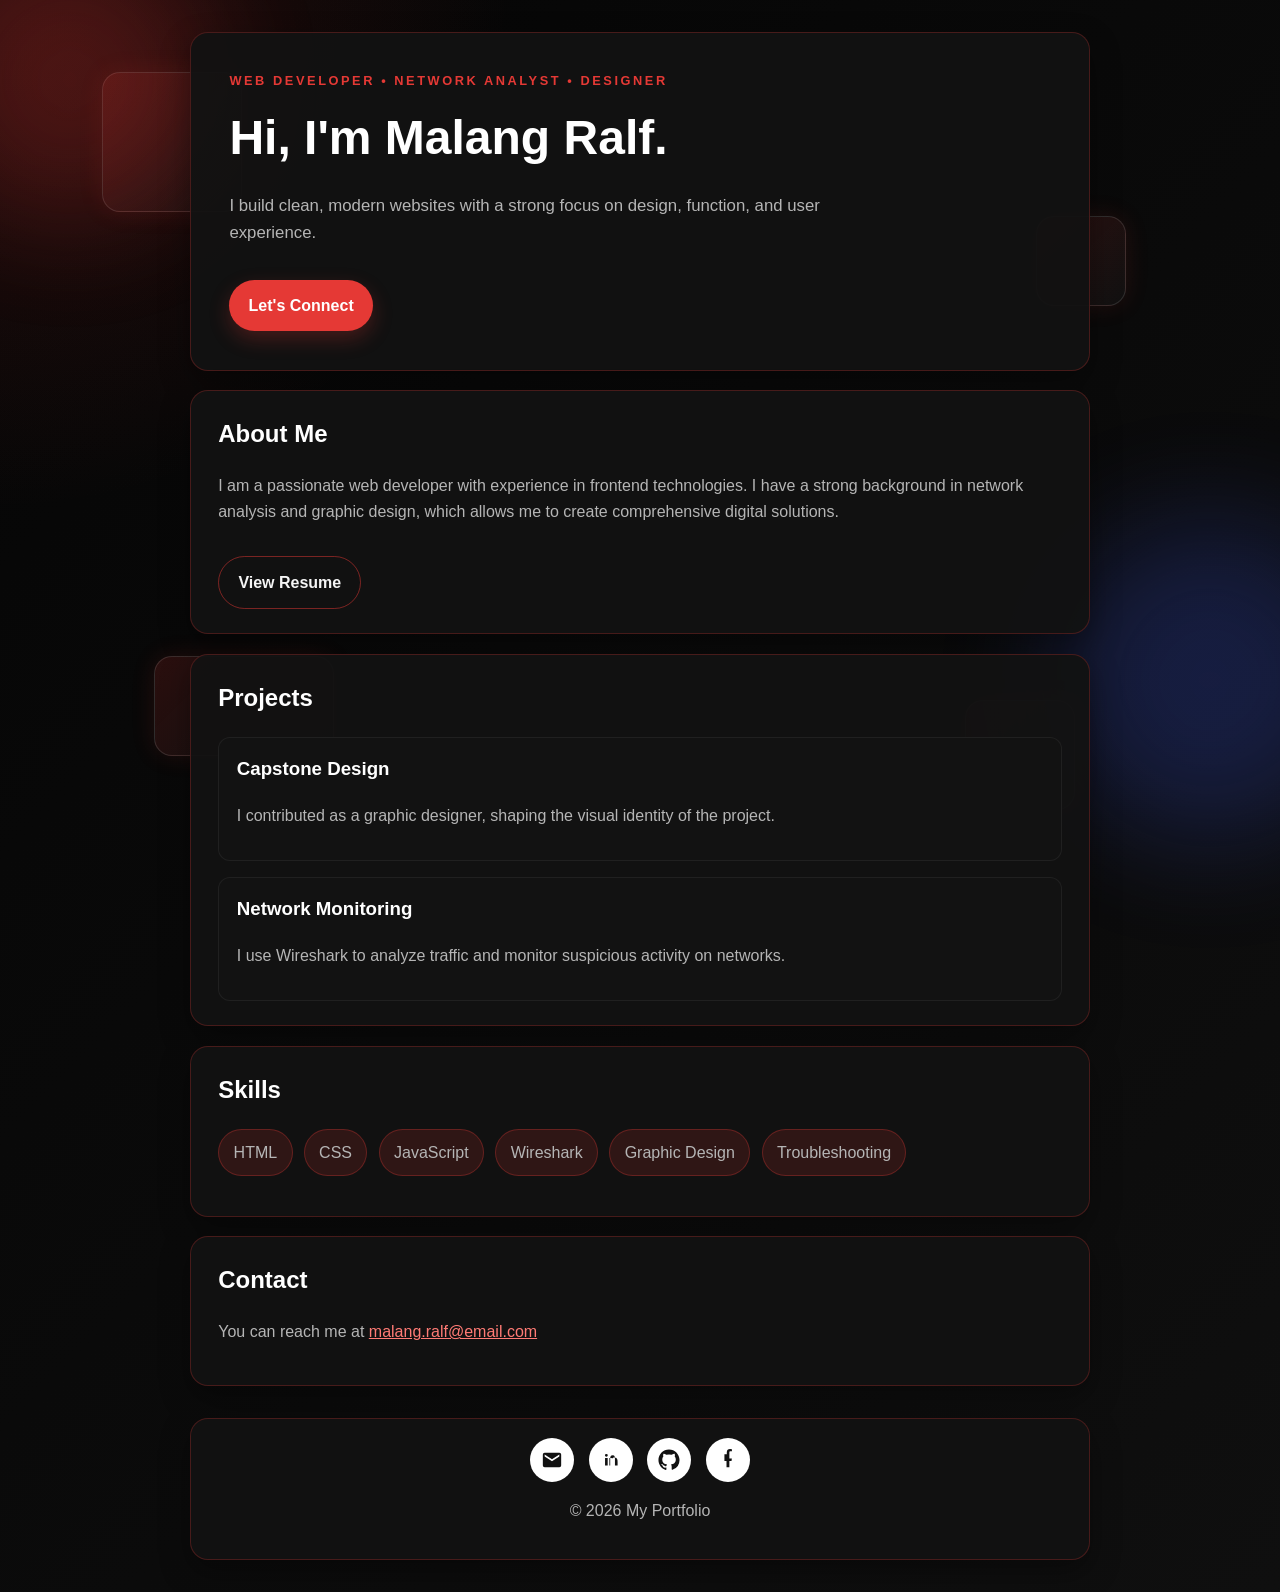
<file: index.html>
<!DOCTYPE html>
<html lang="en">
  <head>
    <meta charset="UTF-8" />
    <meta name="viewport" content="width=device-width, initial-scale=1.0" />
    <title>My Portfolio</title>
    <link rel="stylesheet" href="style.css" />
  </head>
  <body>
    <div class="bg-layer" aria-hidden="true">
      <span class="box box-1"></span>
      <span class="box box-2"></span>
      <span class="box box-3"></span>
      <span class="box box-4"></span>
    </div>

    <main class="portfolio">
      <section class="hero reveal">
        <p class="eyebrow">Web Developer • Network Analyst • Designer</p>
        <h1>Hi, I'm Malang Ralf.</h1>
        <p class="intro">
          I build clean, modern websites with a strong focus on design, function, and user experience.
        </p>
        <a class="button" href="#contact">Let's Connect</a>
      </section>

      <section class="card reveal">
        <h2>About Me</h2>
        <p>I am a passionate web developer with experience in frontend technologies. I have a strong background in network analysis and graphic design, which allows me to create comprehensive digital solutions.</p>
        <a class="button secondary" href="resume.html" target="_blank" rel="noopener noreferrer">View Resume</a>
      </section>

      <section class="card reveal">
        <h2>Projects</h2>
        <div class="project-list">
          <article class="reveal">
            <h3>Capstone Design</h3>
            <p>I contributed as a graphic designer, shaping the visual identity of the project.</p>
          </article>
          <article class="reveal">
            <h3>Network Monitoring</h3>
            <p>I use Wireshark to analyze traffic and monitor suspicious activity on networks.</p>
          </article>
        </div>
      </section>

      <section class="card reveal">
        <h2>Skills</h2>
        <ul class="skills">
          <li>HTML</li>
          <li>CSS</li>
          <li>JavaScript</li>
          <li>Wireshark</li>
          <li>Graphic Design</li>
          <li>Troubleshooting</li>
        </ul>
      </section>

      <section class="card reveal" id="contact">
        <h2>Contact</h2>
        <p>You can reach me at <a href="mailto:malang.ralf@email.com">malang.ralf@email.com</a></p>
      </section>
    </main>

    <footer class="reveal">
      <div class="social-links">
        <a href="mailto:malang.ralf@email.com" aria-label="Gmail">
          <svg viewBox="0 0 24 24" aria-hidden="true">
            <path d="M20 4H4a2 2 0 0 0-2 2v12a2 2 0 0 0 2 2h16a2 2 0 0 0 2-2V6a2 2 0 0 0-2-2Zm0 4.2-8 5.2-8-5.2V6l8 5.2L20 6Z"/>
          </svg>
        </a>
        <a href="https://www.linkedin.com/in/malang-ralf/" target="_blank" rel="noopener noreferrer" aria-label="LinkedIn">
          <svg viewBox="0 0 24 24" aria-hidden="true">
            <path d="M6.94 8.5A1.56 1.56 0 1 0 6.94 5.38a1.56 1.56 0 0 0 0 3.12ZM5.5 9.75h2.88V18H5.5Zm4.73 0h2.76v1.12h.04c.38-.72 1.32-1.48 2.72-1.48 2.91 0 3.44 1.91 3.44 4.4V18h-2.88v-7.2c0-1.72-.03-3.93-2.4-3.93-2.4 0-2.77 1.87-2.77 3.8V18H10.23Z"/>
          </svg>
        </a>
        <a href="https://github.com/malangralf-bot" target="_blank" rel="noopener noreferrer" aria-label="GitHub">
          <svg viewBox="0 0 24 24" aria-hidden="true">
            <path d="M12 .5C5.65.5.5 5.65.5 12c0 5.09 3.29 9.4 7.86 10.92.58.11.79-.25.79-.56v-2.18c-3.2.7-3.88-1.38-3.88-1.38-.53-1.35-1.29-1.71-1.29-1.71-1.05-.72.08-.71.08-.71 1.16.08 1.77 1.2 1.77 1.2 1.03 1.76 2.7 1.25 3.35.96.11-.75.4-1.25.73-1.54-2.56-.29-5.25-1.28-5.25-5.7 0-1.26.45-2.29 1.19-3.1-.12-.29-.52-1.46.11-3.04 0 0 .97-.31 3.18 1.18a11.1 11.1 0 0 1 5.8 0c2.21-1.49 3.18-1.18 3.18-1.18.63 1.58.23 2.75.11 3.04.74.81 1.19 1.84 1.19 3.1 0 4.43-2.7 5.4-5.27 5.69.41.35.78 1.04.78 2.1v3.11c0 .31.21.68.8.56A11.5 11.5 0 0 0 23.5 12C23.5 5.65 18.35.5 12 .5Z"/>
          </svg>
        </a>
        <a href="https://www.facebook.com/ralf.malang.7/" target="_blank" rel="noopener noreferrer" aria-label="Facebook">
          <svg viewBox="0 0 24 24" aria-hidden="true">
            <path d="M13.5 20v-7h2.35l.35-2.7H13.5V3.9c0-.78.22-1.31 1.34-1.31h1.43V.14a19.5 19.5 0 0 0-2.09-.1c-2.07 0-3.49 1.26-3.49 3.58v2H8.1V13h2.28v7Z"/>
          </svg>
        </a>
      </div>
      <p>&copy; 2026 My Portfolio</p>
    </footer>

    <script src="script.js"></script>
  </body>
</html>
</file>
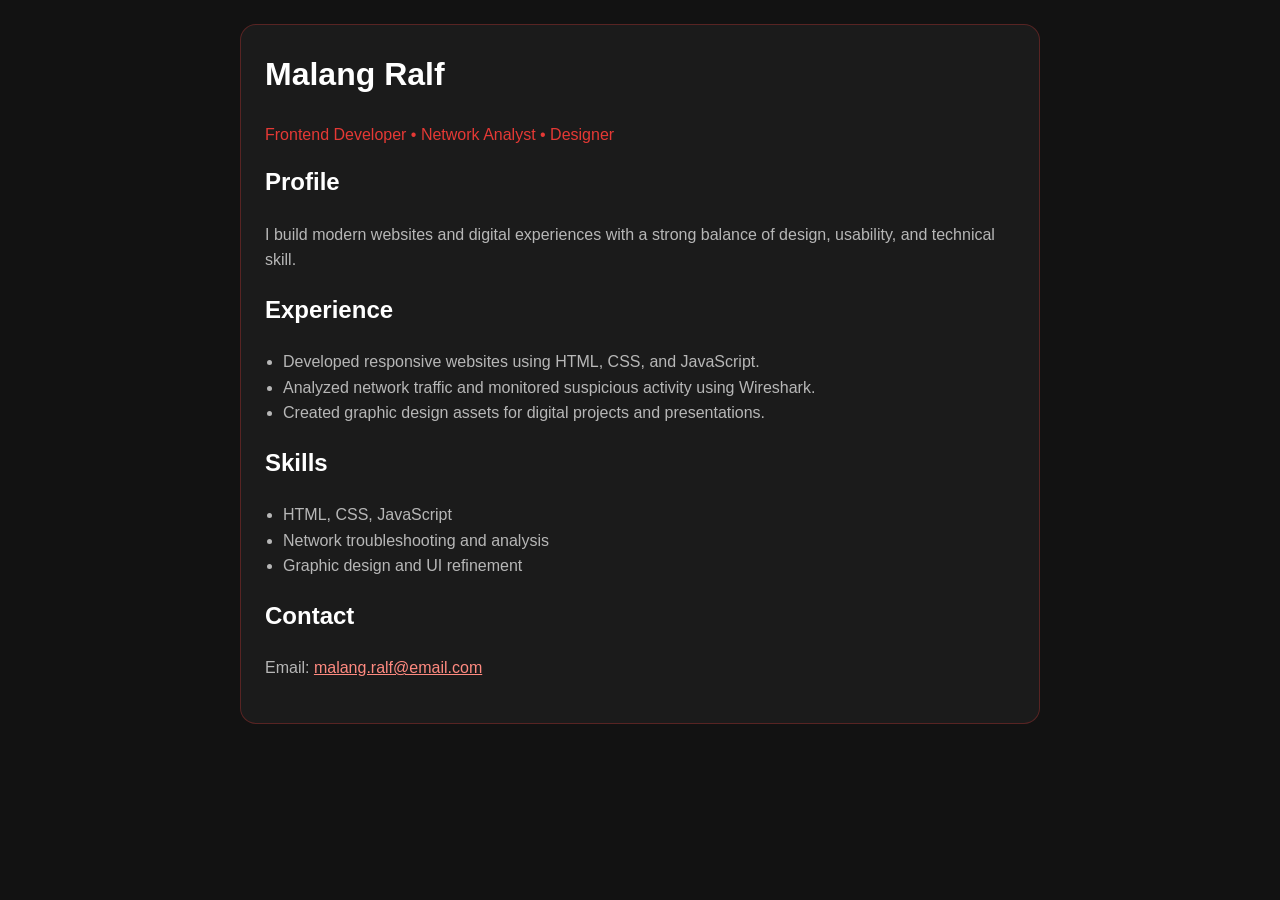
<file: resume.html>
<!DOCTYPE html>
<html lang="en">
  <head>
    <meta charset="UTF-8" />
    <meta name="viewport" content="width=device-width, initial-scale=1.0" />
    <title>Resume</title>
    <style>
      :root {
        color-scheme: dark;
        --bg: #121212;
        --text: #f5f5f5;
        --muted: #b7b7b7;
        --accent: #e53935;
      }

      * { box-sizing: border-box; }
      body {
        margin: 0;
        font-family: Arial, Helvetica, sans-serif;
        background: var(--bg);
        color: var(--text);
        line-height: 1.6;
        padding: 24px;
      }
      .page {
        max-width: 800px;
        margin: 0 auto;
        background: #1b1b1b;
        border: 1px solid rgba(229,57,53,0.3);
        border-radius: 16px;
        padding: 24px;
      }
      h1, h2, h3 { margin-top: 0; color: #fff; }
      .accent { color: var(--accent); }
      .section { margin-bottom: 18px; }
      ul { margin: 0; padding-left: 18px; color: var(--muted); }
      p { color: var(--muted); }
      a { color: #ff8a80; }
    </style>
  </head>
  <body>
    <div class="page">
      <h1>Malang Ralf</h1>
      <p class="accent">Frontend Developer • Network Analyst • Designer</p>

      <div class="section">
        <h2>Profile</h2>
        <p>I build modern websites and digital experiences with a strong balance of design, usability, and technical skill.</p>
      </div>

      <div class="section">
        <h2>Experience</h2>
        <ul>
          <li>Developed responsive websites using HTML, CSS, and JavaScript.</li>
          <li>Analyzed network traffic and monitored suspicious activity using Wireshark.</li>
          <li>Created graphic design assets for digital projects and presentations.</li>
        </ul>
      </div>

      <div class="section">
        <h2>Skills</h2>
        <ul>
          <li>HTML, CSS, JavaScript</li>
          <li>Network troubleshooting and analysis</li>
          <li>Graphic design and UI refinement</li>
        </ul>
      </div>

      <div class="section">
        <h2>Contact</h2>
        <p>Email: <a href="mailto:malang.ralf@email.com">malang.ralf@email.com</a></p>
      </div>
    </div>
  </body>
</html>
</file>
<file: style.css>
:root {
  --bg: #050505;
  --surface: #121212;
  --text: #f5f5f5;
  --muted: #b5b5b5;
  --accent: #e53935;
  --accent-dark: #a61f1a;
}

* {
  box-sizing: border-box;
}

html {
  scroll-behavior: smooth;
}

body {
  margin: 0;
  font-family: Arial, Helvetica, sans-serif;
  line-height: 1.6;
  color: var(--text);
  background:
    radial-gradient(circle at top left, rgba(229, 57, 53, 0.15), transparent 25%),
    linear-gradient(135deg, #050505 0%, #0f0f0f 100%);
  min-height: 100vh;
  overflow-x: hidden;
  position: relative;
}

.bg-layer {
  position: fixed;
  inset: 0;
  overflow: hidden;
  z-index: -2;
  pointer-events: none;
}

.box {
  position: absolute;
  display: block;
  border: 1px solid rgba(255, 255, 255, 0.12);
  border-radius: 18px;
  background: linear-gradient(135deg, rgba(229, 57, 53, 0.16), rgba(255, 255, 255, 0.03));
  box-shadow: 0 0 25px rgba(229, 57, 53, 0.12);
  animation: floatBox 14s ease-in-out infinite;
}

.box-1 {
  width: 140px;
  height: 140px;
  top: 8%;
  left: 8%;
  animation-duration: 16s;
}

.box-2 {
  width: 90px;
  height: 90px;
  top: 24%;
  right: 12%;
  animation-duration: 12s;
  animation-delay: -3s;
}

.box-3 {
  width: 180px;
  height: 100px;
  bottom: 16%;
  left: 12%;
  animation-duration: 18s;
  animation-delay: -6s;
}

.box-4 {
  width: 110px;
  height: 110px;
  bottom: 10%;
  right: 16%;
  animation-duration: 15s;
  animation-delay: -8s;
}

body::before,
body::after {
  content: "";
  position: fixed;
  border-radius: 50%;
  filter: blur(60px);
  opacity: 0.22;
  z-index: -1;
  animation: drift 10s ease-in-out infinite alternate;
}

body::before {
  width: 280px;
  height: 280px;
  top: -60px;
  left: -70px;
  background: var(--accent);
}

body::after {
  width: 320px;
  height: 320px;
  right: -90px;
  bottom: 60px;
  background: #3f5efb;
  animation-duration: 12s;
}

.portfolio {
  width: min(900px, calc(100% - 2rem));
  margin: 2rem auto;
  display: grid;
  gap: 1.2rem;
}

.hero,
.card,
footer {
  background: rgba(18, 18, 18, 0.95);
  border: 1px solid rgba(229, 57, 53, 0.25);
  border-radius: 18px;
  box-shadow: 0 12px 30px rgba(0, 0, 0, 0.35);
}

.hero {
  padding: 2.4rem;
  position: relative;
  overflow: hidden;
}

.hero::before {
  content: "";
  position: absolute;
  inset: 0;
  background: linear-gradient(120deg, transparent, rgba(255, 255, 255, 0.12), transparent);
  transform: translateX(-120%);
  animation: shimmer 4.5s ease-in-out infinite;
  pointer-events: none;
}

.reveal {
  opacity: 0;
  transform: translateY(30px);
  transition: opacity 0.8s ease, transform 0.8s ease;
}

.reveal.visible {
  opacity: 1;
  transform: translateY(0);
}

.eyebrow {
  margin: 0 0 0.5rem;
  color: var(--accent);
  text-transform: uppercase;
  letter-spacing: 0.2em;
  font-size: 0.8rem;
  font-weight: 700;
}

h1,
h2,
h3 {
  margin-top: 0;
  color: #fff;
}

h1 {
  font-size: clamp(2rem, 4vw, 3rem);
  margin-bottom: 0.4rem;
}

.intro {
  max-width: 620px;
  color: var(--muted);
  font-size: 1.05rem;
}

.button {
  display: inline-block;
  margin-top: 1rem;
  padding: 0.8rem 1.2rem;
  background: var(--accent);
  color: white;
  text-decoration: none;
  border-radius: 999px;
  font-weight: 600;
  transition: background 0.2s ease, transform 0.2s ease, box-shadow 0.2s ease;
  box-shadow: 0 8px 20px rgba(229, 57, 53, 0.25);
}

.button:hover {
  background: var(--accent-dark);
  transform: translateY(-3px) scale(1.02);
  box-shadow: 0 12px 24px rgba(229, 57, 53, 0.35);
}

.button.secondary {
  background: transparent;
  border: 1px solid rgba(229, 57, 53, 0.5);
  color: var(--text);
  box-shadow: none;
}

.button.secondary:hover {
  background: rgba(229, 57, 53, 0.14);
  box-shadow: none;
}

.card {
  padding: 1.5rem 1.7rem;
}

.card p,
.card li {
  color: var(--muted);
}

.project-list {
  display: grid;
  gap: 1rem;
}

.project-list article {
  background: var(--surface);
  padding: 1rem 1.1rem;
  border-radius: 12px;
  border: 1px solid rgba(255, 255, 255, 0.06);
  transition: transform 0.25s ease, border-color 0.25s ease, box-shadow 0.25s ease;
}

.project-list article:hover {
  transform: translateY(-6px);
  border-color: rgba(229, 57, 53, 0.5);
  box-shadow: 0 10px 24px rgba(0, 0, 0, 0.22);
}

.skills {
  display: flex;
  flex-wrap: wrap;
  gap: 0.7rem;
  padding: 0;
  list-style: none;
}

.skills li {
  padding: 0.6rem 0.9rem;
  background: rgba(229, 57, 53, 0.14);
  border: 1px solid rgba(229, 57, 53, 0.3);
  border-radius: 999px;
  animation: pulse 2.8s ease-in-out infinite;
}

.card a {
  color: #ff7b75;
}

footer {
  width: min(900px, calc(100% - 2rem));
  margin: 0 auto 2rem;
  padding: 1.2rem 1.4rem;
  text-align: center;
  color: var(--muted);
}

.social-links {
  display: flex;
  justify-content: center;
  gap: 0.9rem;
  flex-wrap: wrap;
  margin-bottom: 0.8rem;
}

.social-links a {
  display: inline-flex;
  align-items: center;
  justify-content: center;
  width: 44px;
  height: 44px;
  border-radius: 50%;
  background: #fff;
  color: #111;
  transition: transform 0.2s ease;
}

.social-links a:hover {
  transform: translateY(-3px) scale(1.05);
}

.social-links svg {
  width: 22px;
  height: 22px;
  fill: currentColor;
}

@keyframes drift {
  from {
    transform: translate(0, 0) scale(1);
  }
  to {
    transform: translate(30px, 40px) scale(1.08);
  }
}

@keyframes shimmer {
  0% {
    transform: translateX(-120%);
  }
  100% {
    transform: translateX(120%);
  }
}

@keyframes pulse {
  0%,
  100% {
    transform: translateY(0);
  }
  50% {
    transform: translateY(-3px);
  }
}

@keyframes floatBox {
  0%,
  100% {
    transform: translate3d(0, 0, 0) rotate(0deg);
  }
  50% {
    transform: translate3d(24px, -22px, 0) rotate(6deg);
  }
}

@media (max-width: 600px) {
  .hero,
  .card,
  footer {
    padding: 1.2rem;
  }

  .portfolio {
    width: min(100% - 1rem, 900px);
  }
}
</file>
